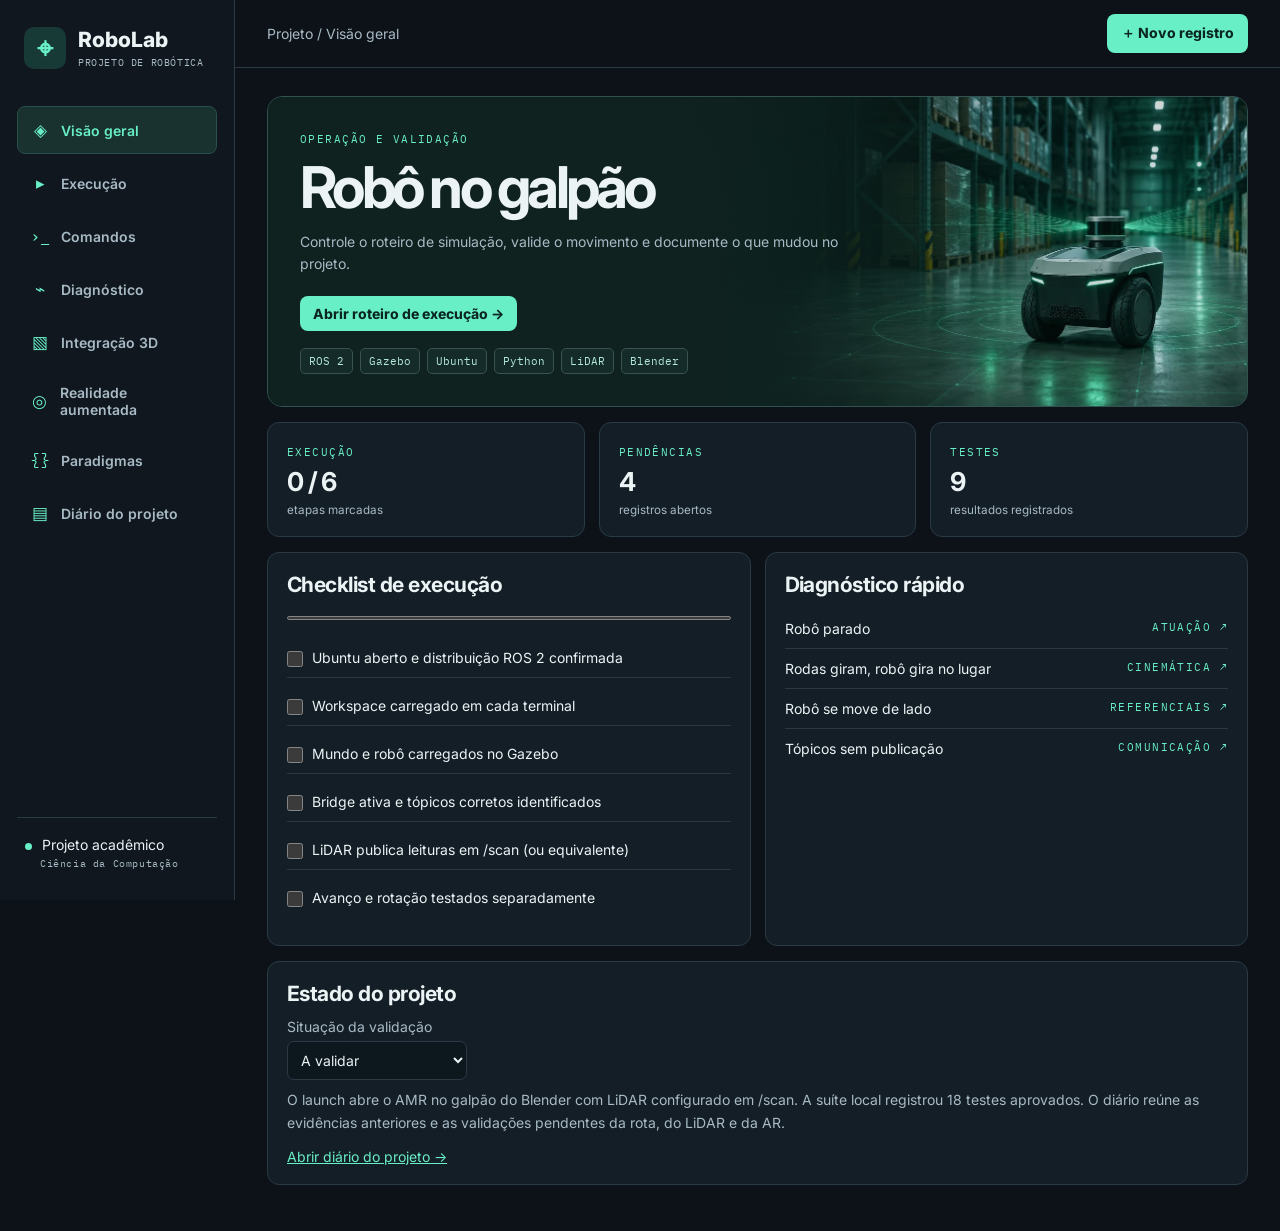
<file: site/index.html>
<!doctype html><html lang="pt-BR"><head><meta charset="utf-8"><meta name="viewport" content="width=device-width,initial-scale=1"><meta name="description" content="Painel de operação, diagnóstico e documentação do projeto de robótica no galpão."><title>RoboLab — Operação do galpão</title><link rel="stylesheet" href="style.css"><script defer src="historico.js"></script><script defer src="app.js"></script></head>
<body><aside class="rail"><a class="brand" href="#visao"><span class="logo">⌖</span><span>RoboLab<small>PROJETO DE ROBÓTICA</small></span></a><nav aria-label="Seções do projeto"></nav><div class="rail-end"><i></i> Projeto acadêmico <small>Ciência da Computação</small></div></aside>
<main><header><span id="crumb">Projeto / Visão geral</span><button class="primary" id="new">＋ Novo registro</button></header><div class="content" id="view"></div></main>
<dialog id="editor"><form id="entry"><div class="row"><h2 id="form-title">Novo registro</h2><button type="button" id="close" aria-label="Fechar">✕</button></div><label>Tipo<select name="kind"><option>Alteração no código</option><option>Teste</option><option>Print</option><option>Pendência</option><option>Próximo passo</option></select></label><label>Título<input name="title" required maxlength="120"></label><label>Situação<select name="status"><option>Pendente</option><option>Em andamento</option><option>Concluído</option><option>Aprovado</option><option>Falhou</option></select></label><label>Detalhes<textarea name="notes" rows="4" placeholder="Arquivo e commit, cenário, resultado esperado e observado…"></textarea></label><label>Print opcional (até 2 MB)<input name="photo" type="file" accept="image/png,image/jpeg,image/webp"></label><label id="remove-label" hidden><input name="remove" type="checkbox"> Remover print atual</label><button class="primary">Salvar registro</button></form></dialog><div id="toast" role="status"></div></body></html>
</file>
<file: site/style.css>
@import url('https://fonts.googleapis.com/css2?family=IBM+Plex+Mono:wght@400;500;600&family=Inter:wght@400;500;600;700;800&display=swap');
:root{color-scheme:dark;--bg:#0d1218;--rail:#10171e;--card:#141e27;--line:#2a3a45;--ink:#ebf3f4;--soft:#a8bac5;--mint:#68efc5;--mono:"IBM Plex Mono",monospace}
*{box-sizing:border-box}body{margin:0;background:var(--bg);color:var(--ink);font-family:Inter,system-ui,sans-serif;font-size:14px}button,input,select,textarea{font:inherit}a{color:var(--mint)}button,a{-webkit-tap-highlight-color:transparent}button{border:1px solid var(--line);border-radius:8px;background:#192630;color:var(--ink);padding:9px 13px;cursor:pointer}button:hover{border-color:var(--mint)}:focus-visible{outline:2px solid var(--mint);outline-offset:3px}.primary{background:var(--mint);color:#0b2522;border-color:transparent;font-weight:750}.rail{position:fixed;width:235px;inset:0 auto 0 0;background:var(--rail);border-right:1px solid var(--line);display:flex;flex-direction:column;padding:27px 17px}.brand{display:flex;align-items:center;gap:12px;text-decoration:none;color:var(--ink);font-size:21px;font-weight:800;margin:0 7px 37px}.logo{height:42px;width:42px;display:grid;place-items:center;border-radius:10px;background:#173a37;color:var(--mint);font-size:28px}.brand small,.rail-end small{display:block;color:var(--soft);font:10px var(--mono);margin-top:4px;letter-spacing:.06em}nav a{display:flex;align-items:center;gap:11px;text-decoration:none;color:var(--soft);padding:12px;margin-bottom:5px;border-radius:8px;border:1px solid transparent;font-weight:600}nav a span{width:20px;text-align:center;color:var(--mint);font:17px var(--mono)}nav a:hover,nav a[aria-current]{background:#19312f;color:var(--mint);border-color:#27504a}.rail-end{margin-top:auto;border-top:1px solid var(--line);padding:18px 8px 3px}.rail-end small{margin-left:15px}i{display:inline-block;background:var(--mint);width:7px;height:7px;border-radius:50%;margin-right:6px}main{margin-left:235px}header{height:68px;display:flex;align-items:center;justify-content:space-between;padding:0 32px;border-bottom:1px solid var(--line);color:var(--soft)}.content{max-width:1320px;margin:auto;padding:28px 32px 46px}.hero{min-height:298px;position:relative;overflow:hidden;display:flex;align-items:center;border:1px solid #31524f;border-radius:15px;padding:32px;background:#102220}.hero img{position:absolute;inset:0 0 0 auto;width:62%;height:100%;object-fit:cover;object-position:center;opacity:.85}.hero:after{content:"";position:absolute;inset:0;background:linear-gradient(90deg,#102220 31%,#102220e8 45%,transparent 78%);pointer-events:none}.hero-copy{position:relative;z-index:1;max-width:540px}.kicker{font:11px var(--mono);letter-spacing:.13em;color:var(--mint);text-transform:uppercase}h1{font-size:clamp(32px,4.5vw,58px);letter-spacing:-.065em;line-height:1.02;margin:12px 0 14px}h2{font-size:21px;letter-spacing:-.025em;margin:0 0 12px}h3{font-size:15px;margin:0 0 8px}p{line-height:1.62;color:var(--soft);margin:0 0 13px}.action{display:inline-block;text-decoration:none;padding:9px 13px;border-radius:8px;margin-top:7px}.badges{display:flex;gap:7px;flex-wrap:wrap;margin-top:17px}.badge{font:11px var(--mono);padding:5px 8px;border:1px solid #37524f;border-radius:5px;color:#b4e9d8;background:#142b2a}.stats,.grid{display:grid;gap:14px;margin-top:15px}.stats{grid-template-columns:repeat(3,1fr)}.grid{grid-template-columns:repeat(2,minmax(0,1fr))}.card{border:1px solid var(--line);background:var(--card);border-radius:12px;padding:19px;min-width:0}.stat strong{font-size:26px;letter-spacing:-.045em;display:block;margin:7px 0 3px}.stat small,.muted{color:var(--soft)}.section-head{margin-bottom:20px}.section-head h1{font-size:clamp(30px,4vw,45px)}.row{display:flex;align-items:center;justify-content:space-between;gap:10px}.stack{display:grid;gap:12px}.check{display:flex;align-items:flex-start;gap:9px;padding:10px 0;border-bottom:1px solid var(--line);color:var(--ink)}input[type=checkbox]{accent-color:var(--mint);height:16px;width:16px;margin:2px 0 0;flex:none}progress{width:100%;accent-color:var(--mint);height:8px;margin:5px 0 8px}.issue{padding:11px 0;border-bottom:1px solid var(--line);display:flex;justify-content:space-between;gap:8px;text-decoration:none}.issue:last-child,.check:last-child{border-bottom:0}.issue span:first-child{color:var(--ink)}.terminal{margin-top:12px;background:#0d151b;border:1px solid var(--line);border-radius:8px;overflow:hidden}.terminal .row{background:#111b24;padding:7px 10px;font:11px var(--mono);color:var(--mint)}.terminal button{padding:5px 8px}pre{font:12px/1.65 var(--mono);white-space:pre-wrap;overflow-wrap:anywhere;margin:0;padding:12px;color:#d4e8e8}code{font-family:var(--mono);overflow-wrap:anywhere;color:#a9e9d8}details summary{cursor:pointer;font-weight:700}details[open] summary{margin-bottom:12px}ol,ul{padding-left:21px;line-height:1.65;color:var(--soft)}li+li{margin-top:6px}.flow{display:flex;gap:8px;flex-wrap:wrap;margin-bottom:14px}.flow span{padding:8px 11px;border:1px solid #34544f;border-radius:7px;color:var(--mint);font:12px var(--mono)}.flow b{align-self:center;color:var(--soft)}label{display:grid;gap:6px;color:var(--soft);margin:9px 0}label[hidden]{display:none}input:not([type=checkbox]),textarea,select{width:100%;background:#0d171e;color:var(--ink);border:1px solid var(--line);border-radius:7px;padding:9px}dialog{width:min(550px,94vw);border:1px solid var(--line);border-radius:14px;background:var(--card);color:var(--ink);padding:20px}dialog::backdrop{background:#060a0ae0}.record-img{display:block;max-width:100%;max-height:370px;border:1px solid var(--line);border-radius:8px;margin:12px 0}.notes{white-space:pre-wrap;overflow-wrap:anywhere}.tools{display:flex;gap:8px;flex-wrap:wrap;align-items:center}.tools label{flex:1;min-width:140px;margin:0}.status-select{max-width:180px}.project-state{margin-top:15px}#toast{position:fixed;z-index:4;bottom:20px;right:20px;background:#203d38;color:#dcfff3;border-radius:8px;padding:12px;max-width:85vw}#toast:empty{display:none}
@media(max-width:900px){.rail{width:192px}.brand{font-size:19px}main{margin-left:192px}.content,header{padding-left:18px;padding-right:18px}}@media(max-width:700px){.rail{width:auto;position:static;padding:12px 12px 5px}.brand{margin:0 0 9px}.rail-end{display:none}nav{display:flex;overflow:auto}nav a{white-space:nowrap;padding:8px}main{margin-left:0}header{height:53px}.content{padding:14px}.grid{grid-template-columns:1fr}.hero{padding:20px;min-height:270px}.hero img{width:100%;opacity:.44}.hero:after{background:linear-gradient(90deg,#102220 10%,#10222088 75%,transparent)}.card{padding:13px}.stat strong{font-size:19px}.stats{gap:6px}.stats .kicker{letter-spacing:0;font-size:10px}}
</file>
